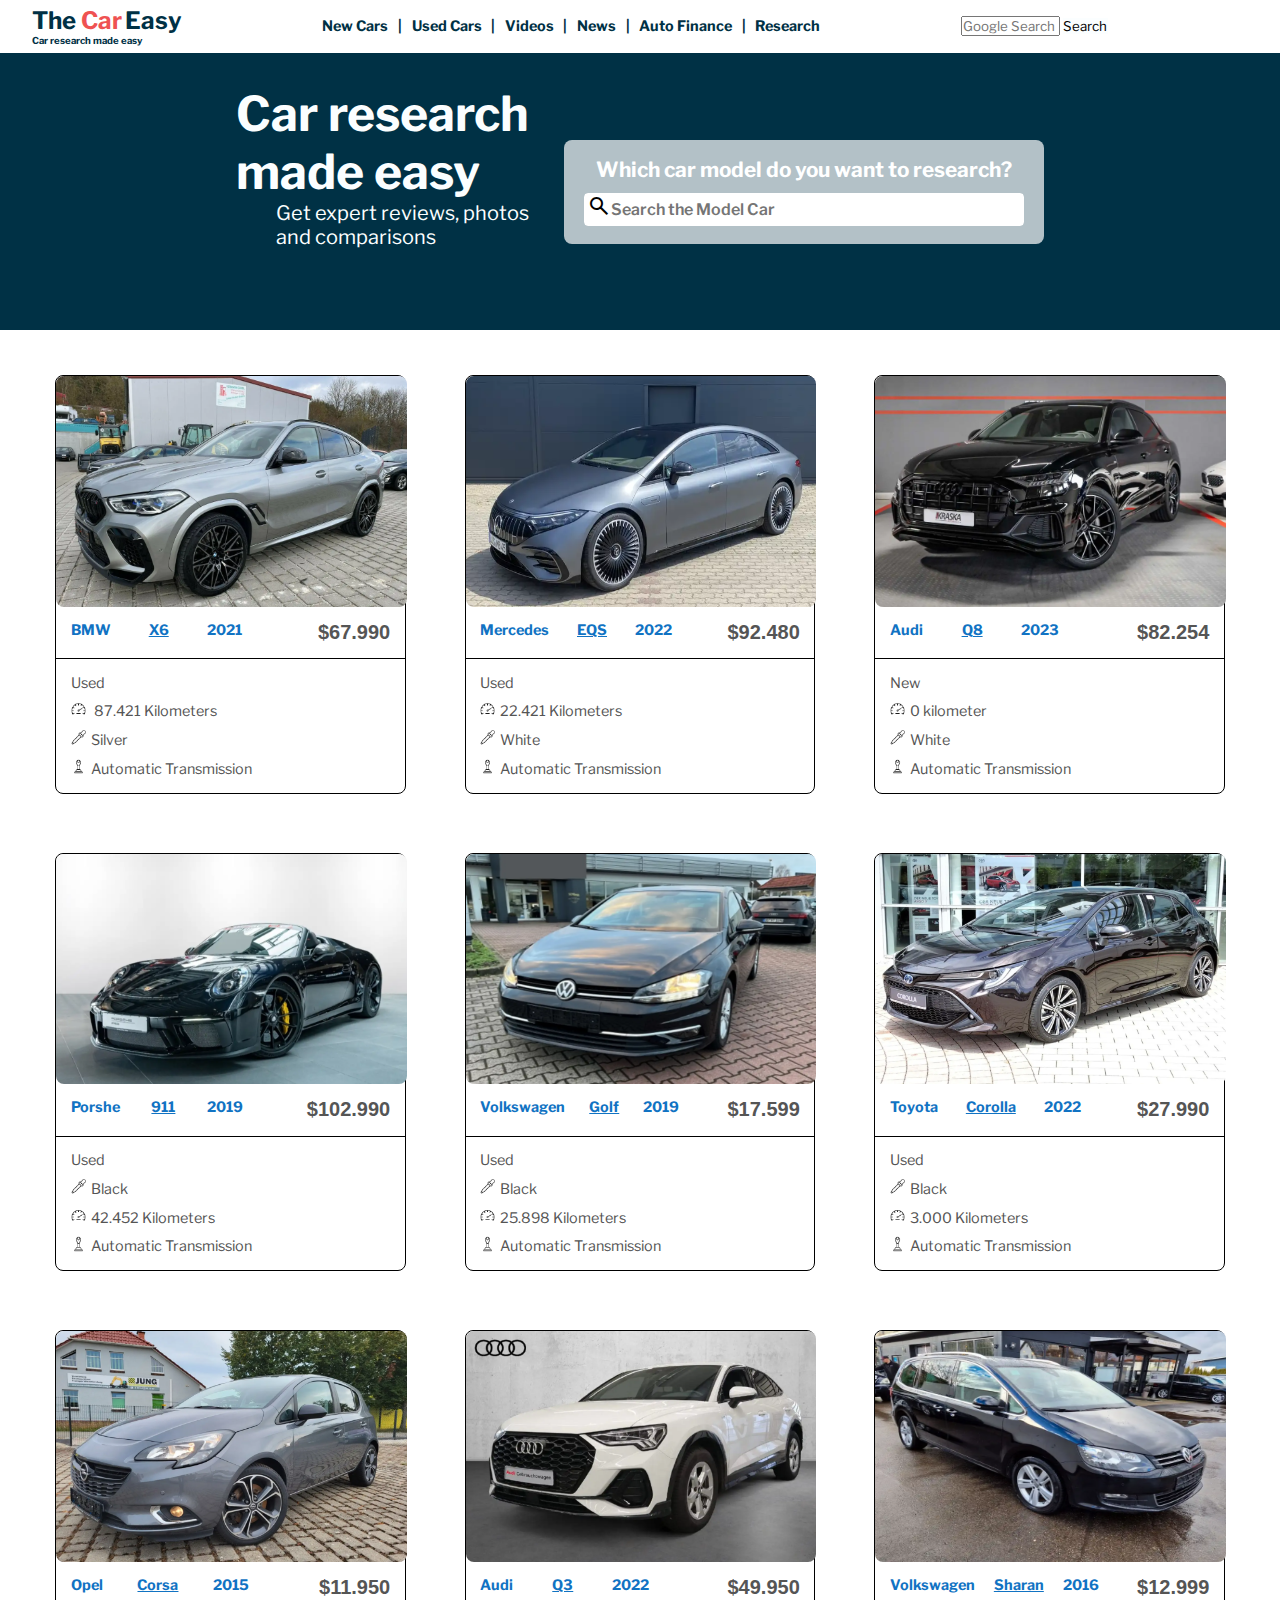
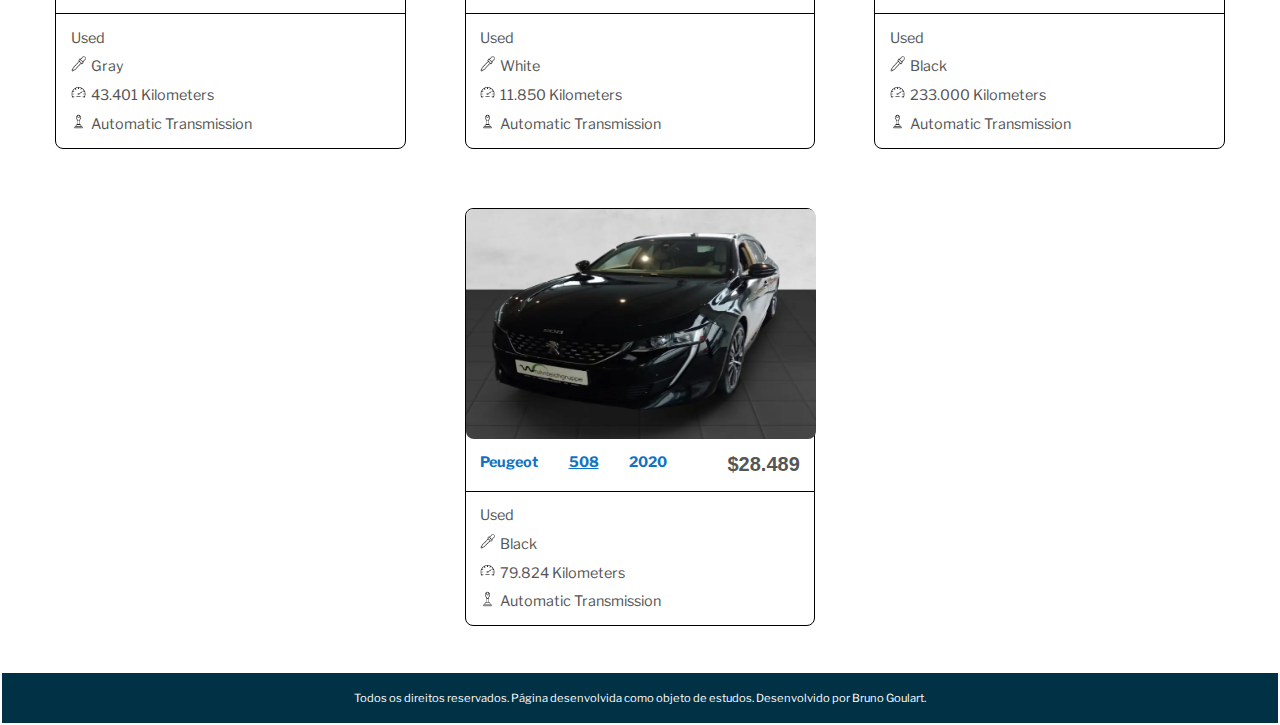
<file: index.html>
<!DOCTYPE html>
<html lang="pt-br">
  <head>
    <meta charset="UTF-8" />
    <meta http-equiv="X-UA-Compatible" content="IE=edge" />
    <meta name="viewport" content="width=device-width, initial-scale=1.0" />
    <link rel="stylesheet" href="style.css" />
    <link rel="preconnect" href="https://fonts.googleapis.com" />
    <link rel="preconnect" href="https://fonts.gstatic.com" crossorigin />
    <link rel="preconnect" href="https://fonts.googleapis.com" />
    <link rel="preconnect" href="https://fonts.gstatic.com" crossorigin />
    <link
      href="https://fonts.googleapis.com/css2?family=Libre+Franklin&display=swap"
      rel="stylesheet" />
      <link rel="stylesheet" href="https://fonts.googleapis.com/css2?family=Material+Symbols+Outlined:opsz,wght,FILL,GRAD@20..48,100..700,0..1,-50..200" />
      <script src="index.js" defer></script>  
      <link rel="stylesheet" href="https://fonts.googleapis.com/css2?family=Material+Symbols+Outlined:opsz,wght,FILL,GRAD@20..48,100..700,0..1,-50..200" />  
      
      
    <title>Find Your Car</title>
  </head>
  <body>
    
  <main class="container">

    <header class="header">
      <div class="logo">
        <span id="span01-header">The </span>
        <span id="span02-header">Car</span>
        <span id="span01-header">Easy</span>
        <p id="paragraph01-header">Car research made easy</p>
      </div>
      <div>
        <ul class="list-nav">
          <li id="nav-icon01"><a id="link-nav" href="./nav/newCars.html">New Cars</a> </li>
          | 
          <li id="nav-icon02"><a id="link-nav" href="./nav/newCars.html">Used Cars</a></li>
          |
          <li id="nav-icon04"><a id="link-nav" href="./nav/newCars.html">Videos</a></li>
          |
          <li id="nav-icon05"><a id="link-nav" href="./nav/newCars.html">News</a></li>
          |
          <li id="nav-icon06"><a id="link-nav" href="./nav/newCars.html">Auto Finance</a></li>
          |
          <li id="nav-icon03"><a id="link-nav" href="./nav/newCars.html">Research</a></li>
        </ul>
      </div>
       <div>
         <form action="http://www.google.com/search" method="get" target="_blank">
           <input type="text" name="q" id="google-search" placeholder="Google Search"/>
           <input type="submit" id="search-button" value="Search" />
         </form>
        </div>
        <div  id="nav">  
          <button id="btn-mobile" onclick="toggleMenu()"> 
          <span id="hamburger"></span>
          </button>
          <ul id="menu">
            <li id="nav-icon01"><a id="link-nav" href="./nav/newCars.html">New Cars</a> </li>
            <li id="nav-icon02"><a id="link-nav" href="./nav/newCars.html">Used Cars</a></li>
            <li id="nav-icon04"><a id="link-nav" href="./nav/newCars.html">Videos</a></li>
            <li id="nav-icon05"><a id="link-nav" href="./nav/newCars.html">News</a></li>
            <li id="nav-icon06"><a id="link-nav" href="./nav/newCars.html">Auto Finance</a></li>
            <li id="nav-icon03"><a id="link-nav" href="./nav/newCars.html">Research</a></li>
          </ul>
        </div>
    </header>
  <section class="contanier-01">
    <div class="box-01" >
      <h1 id="main01-title">Car research made easy</h1>
      <p id="main-01-p01">Get expert reviews, photos and comparisons</p>
    </div>
    <div class="box-02-form">
      <p>Which car model do you want to research?</p>
      <div class="box-search-cars">
        <i class="ph-magnifying-glass"></i>
      <i class="material-symbols-outlined">search</i>      
        <input type="text" id="car-research" placeholder="Search the Model Car">
      </div>
   </section>
   <section class="contanier-02">
    <div id="cars">
      <div class="cars">
        <img id="img-car" src="./images/bmw-X6-2021.png" alt="BMW X6">
        <ul id="title-cars">
        <li id="brand">BMW</li>
        <li id="model"><a id="link-cars" href="https://www.bmw.de/de/neufahrzeuge/x/x6/2021/bmw-x6-ueberblick.html?&tl=sea-gl-DE_BMW_NEWCARS_X6_GER_BND-mix-miy-G06-sech-G06_BG_X6_PERF-.-e-bmw%20x6-.-.&clc=sea-gl-DE_BMW_NEWCARS_X6_GER_BND-mix-bg06&gaw=sea:11853514842_kwd-1518776526&gclid=Cj0KCQiA-oqdBhDfARIsAO0TrGHfVsB2_qUQT8OxSbT1as7fZguudoWlDJ4OcT2hgFf_U2p8GJ6NWZ8aApquEALw_wcB&gclsrc=aw.ds" target=_blank">X6 </a></li>
        <li id="ano">2021</li>
        <li id="price">$67.990</li>
      </ul>
      <ul id="summary-cars">
        <li id="newcar">Used</li>
        <li id="km"><img id="icons-cars" src="./images/km.png" alt="km"> 87.421 Kilometers</li>
        <li id="color"><img id="icons-cars" src="./images/color.png" alt="color">Silver</li>
        <li id="tramission"><img id="icons-cars" src="./images/tramission.png" alt="transmission">Automatic Transmission</li>
    </div>
    <div class="cars">
      <img id="img-car" src="./images/Mercedes-EQS-2022.png" alt="Mercedes EQS">
        <ul id="title-cars">
          <li id="brand">Mercedes</li>
          <li id="model"><a id="link-cars" href="https://www.mercedes-benz.de/passengercars/mercedes-benz-cars/models/eqs/saloon-v297/explore.html" target=_blank">EQS </a></li>
          <li id="ano">2022</li>
          <li id="price">$92.480</li>
        </ul>
        <ul id="summary-cars">
          <li id="newcar">Used</li>
          <li id="km"><img id="icons-cars" src="./images/km.png" alt="km">22.421 Kilometers</li>
          <li id="color"><img id="icons-cars" src="./images/color.png" alt="color">White</li>
          <li id="tramission"><img id="icons-cars" src="./images/tramission.png" alt="transmission">Automatic Transmission</li>
  
       </ul>
    </div>
    <div class="cars"> 
      <img id="img-car" src="./images/Audi-Q8-2018.png" alt="Audi Q8">
        <ul id="title-cars">
          <li id="brand">Audi</li>
          <li id="model"><a id="link-cars" href="https://www.audi.de/de/brand/de/neuwagen/q8/q8.html" target=_blank">Q8 </a>
          </li>
          <li id="ano">2023</li>
          <li id="price">$82.254</li>
        </ul>
      <ul id="summary-cars">
        <li id="newcar">New</li>
        <li id="km"><img id="icons-cars" src="./images/km.png" alt="km">0 kilometer</li>
        <li id="color"><img id="icons-cars" src="./images/color.png" alt="color">White</li>
        <li id="tramission"><img id="icons-cars" src="./images/tramission.png" alt="transmission">Automatic Transmission</li>    </ul>
    </div>
    <div class="cars">
      <img id="img-car"src="./images/Porshe-911-2019.png" alt="Porche 911">
      <ul id="title-cars">
        <li id="brand">Porshe</li>
        <li id="model">
          <a id="link-cars" href="https://www.porsche.com/international/models/911/" target=_blank">911 </a>
        </li>
        <li id="ano">2019</li>
        <li id="price">$102.990</li>
      </ul>
      <ul id="summary-cars">
        <li id="newcar">Used</li>
        <li id="color"><img id="icons-cars" src="./images/color.png" alt="color">Black</li>
        <li id="km"><img id="icons-cars" src="./images/km.png" alt="km">42.452 Kilometers</li>
        <li id="tramission"><img id="icons-cars" src="./images/tramission.png" alt="transmission">Automatic Transmission</li>   
      </ul>
    </div>
    <div class="cars">
      <img id="img-car"src="./images/golf-2019.png" alt="Golf">
      <ul id="title-cars">
        <li id="brand">Volkswagen</li>
        <li id="model">
          <a id="link-cars" href="https://www.volkswagen-newsroom.com/de/golf-5440" target=_blank">Golf </a>
        </li>
        <li id="ano">2019</li>
        <li id="price">$17.599</li>
      </ul>
      <ul id="summary-cars">
        <li id="newcar">Used</li>
        <li id="color"><img id="icons-cars" src="./images/color.png" alt="color">Black</li>
        <li id="km"><img id="icons-cars" src="./images/km.png" alt="km">25.898 Kilometers</li>
        <li id="tramission"><img id="icons-cars" src="./images/tramission.png" alt="transmission">Automatic Transmission</li>   
      </ul>
    </div>
    <div class="cars">
      <img id="img-car"src="./images/corrola-2022.png" alt="Corrola">
      <ul id="title-cars">
        <li id="brand">Toyota</li>
        <li id="model">
          <a id="link-cars" href="https://www.toyota.de/neuwagen/corolla?gclid=CjwKCAiA5Y6eBhAbEiwA_2ZWIcCl_XQFEirIHNGhacc2UlItBQmibMJ3x02qpw1cYmRfWCUDdbTXuxoCp8MQAvD_BwE&gclsrc=aw.ds" target=_blank">Corolla </a>
        </li>
        <li id="ano">2022</li>
        <li id="price">$27.990</li>
      </ul>
      <ul id="summary-cars">
        <li id="newcar">Used</li>
        <li id="color"><img id="icons-cars" src="./images/color.png" alt="color">Black</li>
        <li id="km"><img id="icons-cars" src="./images/km.png" alt="km">3.000 Kilometers</li>
        <li id="tramission"><img id="icons-cars" src="./images/tramission.png" alt="transmission">Automatic Transmission</li>   
      </ul>
    </div>
    <div class="cars">
      <img id="img-car"src="./images/corsa-2015.png" alt="Corsa">
      <ul id="title-cars">
        <li id="brand">Opel</li>
        <li id="model">
          <a id="link-cars" href="https://www.opel.de/fahrzeuge/corsa-modelle/corsa/uebersicht.html" target=_blank">Corsa </a>
        </li>
        <li id="ano">2015</li>
        <li id="price">$11.950</li>
      </ul>
      <ul id="summary-cars">
        <li id="newcar">Used</li>
        <li id="color"><img id="icons-cars" src="./images/color.png" alt="color">Gray</li>
        <li id="km"><img id="icons-cars" src="./images/km.png" alt="km">43.401  Kilometers</li>
        <li id="tramission"><img id="icons-cars" src="./images/tramission.png" alt="transmission">Automatic Transmission</li>   
      </ul>
    </div>
    <div class="cars">
      <img id="img-car"src="./images/audi-Q3.png" alt="Q3">
      <ul id="title-cars">
        <li id="brand">Audi</li>
        <li id="model">
          <a id="link-cars" href="https://www.audi.de/de/brand/de/neuwagen/q3/q3.html?csref=sea:cdi:23252601983_kwd-296254339083&gclid=CjwKCAiA5Y6eBhAbEiwA_2ZWIfcICcy_IgnESGBpjrGce62SwpeC9fpoUs0AHN7QqsFxacKUkOSvWRoCLcoQAvD_BwE&gclsrc=aw.ds" target=_blank">Q3 </a>
        </li>
        <li id="ano">2022</li>
        <li id="price">$49.950</li>
      </ul>
      <ul id="summary-cars">
        <li id="newcar">Used</li>
        <li id="color"><img id="icons-cars" src="./images/color.png" alt="color">White</li>
        <li id="km"><img id="icons-cars" src="./images/km.png" alt="km">11.850   Kilometers</li>
        <li id="tramission"><img id="icons-cars" src="./images/tramission.png" alt="transmission">Automatic Transmission</li>   
      </ul>
    </div>
    <div class="cars">
      <img id="img-car"src="./images/volwswagen-sharan.png" alt="sharan">
      <ul id="title-cars">
        <li id="brand">Volkswagen</li>
        <li id="model">
          <a id="link-cars" href="https://www.volkswagen-albertsmeyer-nordhausen.de/de/modelle/sharan.html?adchan=sem&campaign={Brand_Modelle_Sharan_BMM}&adgroup={Sharan_Modell_BMM}&adlid={77054}&publisher=google&adpl=google&country=DE&format=p&language=DE&adplt=g&adcr=sharan%20volkswagen&adap=tp|PIA#item=1&gallery=150392783269679652" target=_blank">Sharan</a>
        </li>
        <li id="ano">2016</li>
        <li id="price">$12.999</li>
      </ul>
      <ul id="summary-cars">
        <li id="newcar">Used</li>
        <li id="color"><img id="icons-cars" src="./images/color.png" alt="color">Black</li>
        <li id="km"><img id="icons-cars" src="./images/km.png" alt="km">233.000   Kilometers</li>
        <li id="tramission"><img id="icons-cars" src="./images/tramission.png" alt="transmission">Automatic Transmission</li>   
      </ul>
    </div>
    <div class="cars">
      <img id="img-car"src="./images/peugeot-508.png" alt="508">
      <ul id="title-cars">
        <li id="brand">Peugeot</li>
        <li id="model">
          <a id="link-cars" href="https://www.peugeot.de/modelle/limousine-508.html" target=_blank">508</a>
        </li>
        <li id="ano">2020</li>
        <li id="price">$28.489</li>
      </ul>
      <ul id="summary-cars">
        <li id="newcar">Used</li>
        <li id="color"><img id="icons-cars" src="./images/color.png" alt="color">Black</li>
        <li id="km"><img id="icons-cars" src="./images/km.png" alt="km">79.824   Kilometers</li>
        <li id="tramission"><img id="icons-cars" src="./images/tramission.png" alt="transmission">Automatic Transmission</li>   
      </ul>
    </div>
  </div>
</section> 
   <footer>
    <p>Todos os direitos reservados. Página desenvolvida como objeto de estudos. Desenvolvido por Bruno Goulart.</p>
   </footer>
  </main>
</body>
</html>
</file>
<file: style.css>
* {
  padding: 0px;
  margin: 0px;
  box-sizing: border-box;
  font-family: "Libre Franklin", sans-serif;
}

.container {
  max-width: 100vw;
  height: 100vh;
  display: flex;
  flex-direction: column;
  justify-content: space-between;
}

.header {
  height: 10vh;
  max-width: 100vw;
  color: #003145;
  font-weight: bold;
  background: white;
  display: flex;
  flex-direction: row;
  justify-content: space-between;
  align-items: center;
  padding: 0.4rem 2rem;
}

.list-nav {
  display: flex;
  max-width: 100vw;
  flex-direction: row;
  gap: 0.6rem;
  list-style: none;
  font-size: 0.9rem;
}

a {
  color: #003145;
  text-decoration: none;
}

#span01-header {
  font-size: 1.5rem;
}

#span02-header {
  font-size: 1.5rem;
  color: rgb(239, 82, 82);
}

#paragraph01-header {
  font-size: 0.6rem;
}

#nav-icon01,
#nav-icon02,
#nav-icon03,
#nav-icon04,
#nav-icon05,
#nav-icon06 {
  cursor: pointer;
}
#nav-icon01:hover,
#nav-icon02:hover,
#nav-icon03:hover,
#nav-icon04:hover,
#nav-icon05:hover,
#nav-icon06:hover {
  text-decoration: underline 2px #003145;
}

#google-search {
  width: 6.2rem;
}

#search-button {
  background-color: #fbfeff;
  width: 2.8rem;
  cursor: pointer;
  border: none;
}

#btn-mobile {
  display: flex;
  padding: 0.5 1rem;
  font-size: 1rem;
  border: none;
  display: none;
  cursor: pointer;
  gap: 0.5rem;
}

#hamburger {
  border-top: 2px solid;
  width: 1.25rem;
  display: block;
}

#hamburger::after,
#hamburger::before {
  content: "";
  display: block;
  width: 1.25rem;
  height: 0.125rem;
  background-color: currentColor;
  margin-top: 0.3rem;
}

#nav.active #hamburger {
  border-top-color: transparent;
}

#nav {
  visibility: visible;
}
#menu {
  display: flex;
  flex-direction: column;
  display: none;
  position: absolute;
  width: 100%;
  top: 4.3rem;
  right: 0px;
  padding: 0.9rem;
  background-color: #e7e7e7;
  z-index: 1000;
  visibility: hidden;
}
#nav.active #menu {
  display: none;
  height: calc(100vh - 70px);
  visibility: visible;
}

.contanier-01 {
  max-width: 100vw;
  font-family: Helvetica, Arial, sans-serif;
  background-color: #003145;
  display: flex;
  flex-direction: row;
  justify-content: center;
  align-items: center;
  flex-wrap: wrap;
  padding: 2rem 1rem;
}
.box-01 {
  color: #fbfeff;
  font-size: 3rem;
  width: 20.5rem;
}

#main01-title {
  color: #fbfeff;
  font-size: 3rem;
}

#main-01-p01 {
  width: 18.9rem;
  padding-left: 2.5rem;
  padding-bottom: 3.1rem;
  color: #fbfeff;
  font-size: 1.25rem;
}

.box-02-form {
  color: #ffff;
  font-weight: bold;
  font-size: 1.3rem;
  border-radius: 0.5rem;
  background-color: rgb(255, 255, 255, 0.7);
  width: 30rem;
  height: 6.5rem;
  padding: 1.25rem;
  display: flex;
  flex-direction: column;
  align-items: center;
  justify-content: center;
  gap: 0.3rem;
}

.box-search-cars {
  border: 1px solid;
  width: 100%;
  display: flex;
  flex-direction: row;
  align-items: center;
  justify-content: center;
  border-radius: 0.25rem;
  margin-top: 0.4rem;
}

#car-research {
  width: 100%;
  height: 1.9rem;
  border: none;
  box-shadow: none;
  font-size: 1rem;
  font-weight: 600;
  padding: 0.5rem 0.6;
}

.material-symbols-outlined {
  color: black;
  background-color: white;
  height: 1.9rem;
  font-size: 1rem;
  padding-left: 0.125rem;
  border: none;
}

.form {
  width: 7.5rem;
  height: 1.9rem;
  background-color: #f5f3f3;
  display: none;
  gap: 0.625rem;
  margin-top: 0.6rem;
}
.main-01-form p {
  color: white;
  gap: 0.6rem;
  padding: 1.25rem 0px 0.6rem 0px;
}

#menu li {
  list-style: none;
  padding: 1rem 0;
  margin: 0 1rem;
  border-bottom: 2px solid rgba(231, 6, 6, 0.05);
}

.contanier-02 {
  max-width: 100vw;
  display: flex;
  flex-direction: row;
  flex-wrap: wrap;
  justify-content: center;
}

.cars {
  width: 21.9rem;
  border: 1px solid black;
  display: flex;
  flex-direction: column;
  border-radius: 0.5rem;
  margin: 0.9rem;
}

#link-cars {
  color: #1173c3;
  text-decoration: underline;
}

#img-car {
  width: 21.9rem;
  height: 14.4rem;
  border-radius: 0.5rem;
}

#brand,
#model,
#ano {
  font-weight: bold;
  color: #1173c3;
  font-size: 0.9rem;
}

#color #newcar {
  font-size: 1.125rem;
}

#title-cars {
  padding-top: 0.9rem;
  display: grid;
  grid-template-columns: repeat(4 1fr);
  grid-template-rows: repeat(4 4fr);
  justify-items: flex-start;
  padding: 0.9rem;
  border-bottom: 1px solid;
  list-style: none;
}

#price {
  font-family: Helvetica, Arial, sans-serif;
  color: #555;
  font-weight: bold;
  font-size: 1.25rem;
  justify-self: end;
  grid-column: 4/5;
  grid-row: 1/2;
}

#summary-cars {
  padding: 0.9rem;
  color: #555;
  font-size: 0.9rem;
  display: flex;
  gap: 0.6rem;
  flex-direction: column;
  list-style: none;
}

#icons-cars {
  width: 1.25rem;
  padding-right: 0.3rem;
}

#cars {
  display: flex;
  flex-direction: row;
  flex-wrap: wrap;
  justify-content: center;
  padding: 1.9rem 0px;
  gap: 1.9rem;
}

footer {
  max-width: 100vw;
  min-height: 6vh;
  background-color: #003145;
  border: 2px solid;
  color: white;
  font-size: 0.7rem;
  display: flex;
  align-items: center;
  justify-content: center;
}

@media (max-width: 950px) {
  .header {
    display: flex;
    flex-direction: row;
    justify-content: space-between;
  }
  .list-nav {
    font-size: 0.8rem;
  }
  #span01-header,
  #span02-header {
    font-size: 1.5rem;
  }
  #google-search,
  #search-button {
    display: none;
  }
}

@media (max-width: 750px) {
  .list-nav {
    font-size: 0.7rem;
  }
  #span01-header,
  #span02-header {
    font-size: 0.9rem;
  }
  .menu {
    width: 0px;
  }
}

@media (max-width: 660px) {
  .header {
    display: flex;
    flex-direction: row;
    justify-content: space-between;
  }

  .list-nav {
    display: none;
  }

  #menu {
    display: block;
  }
  #nav.active #menu {
    display: block;
    height: calc(100vh - 70px);
    visibility: visible;
  }

  #btn-mobile {
    display: block;
  }
  .box-02-form {
    width: 18rem;
    height: 9rem;
  }
  .form {
    display: none;
    flex-direction: column;
  }
  #span01-header,
  #span02-header {
    font-size: 2rem;
  }

  #google-search {
    display: none;
  }
  #search-button {
    display: none;
  }
  .header {
    display: flex;
  }

  #make,
  #selectmodel,
  #year {
    width: 9.3rem;
  }
  footer {
    padding: 0px 20px;
    font-size: 0.8rem;
  }
}

@media (max-width: 386px) {
  #span01-header,
  #span02-header {
    font-size: 1.5rem;
  }

  #main01-title {
    font-size: 1.5rem;
  }

  #main-01-p01 {
    font-size: 1.1rem;
  }
  .cars {
    max-width: 100%;
  }
  .contanier-02 {
    max-width: 100%;
  }
  #cars {
    max-width: 100%;
  }
  #img-car {
    max-width: 100%;
    height: auto;
  }
  .box-search-cars {
    max-width: 100%;
  }

  #car-research {
    max-width: 100%;
  }
  footer {
    padding: 0px 20px;
    font-size: 0.7rem;
  }
}

@media (max-width: 330px) {
  .header {
    max-width: 100vw;
  }
  #span01-header,
  #span02-header {
    font-size: 1rem;
  }

  #main01-title {
    display: grid;
    width: 50vw;
    font-size: 1.3rem;
  }
  #main-01-p01 {
    font-size: 0.8rem;
  }
  .cars {
    max-width: 100vw;
  }
  .contanier-02 {
    max-width: 100%;
  }
  #cars {
    max-width: 100%;
  }
  #img-car {
    max-width: 100%;
  }
  .box-search-cars {
    max-width: 100%;
  }

  #car-research {
    font-size: 1.1rem;
  }
  .contanier-01 {
    min-width: 50vw;
  }
  .box-01 {
    width: 50vw;
  }

  #main-01-p01 {
    width: 50vw;
  }

  .box-02-form p {
    font-size: 0.8rem;
    max-width: 50vw;
  }
  #price {
    font-size: 0.7rem;
  }
  #brand,
  #model,
  #ano {
    font-size: 0.6rem;
  }
  #car-research {
    font-size: 0.6rem;
  }
  footer {
    padding: 0px 20px;
    font-size: 0.5rem;
  }
}
</file>
